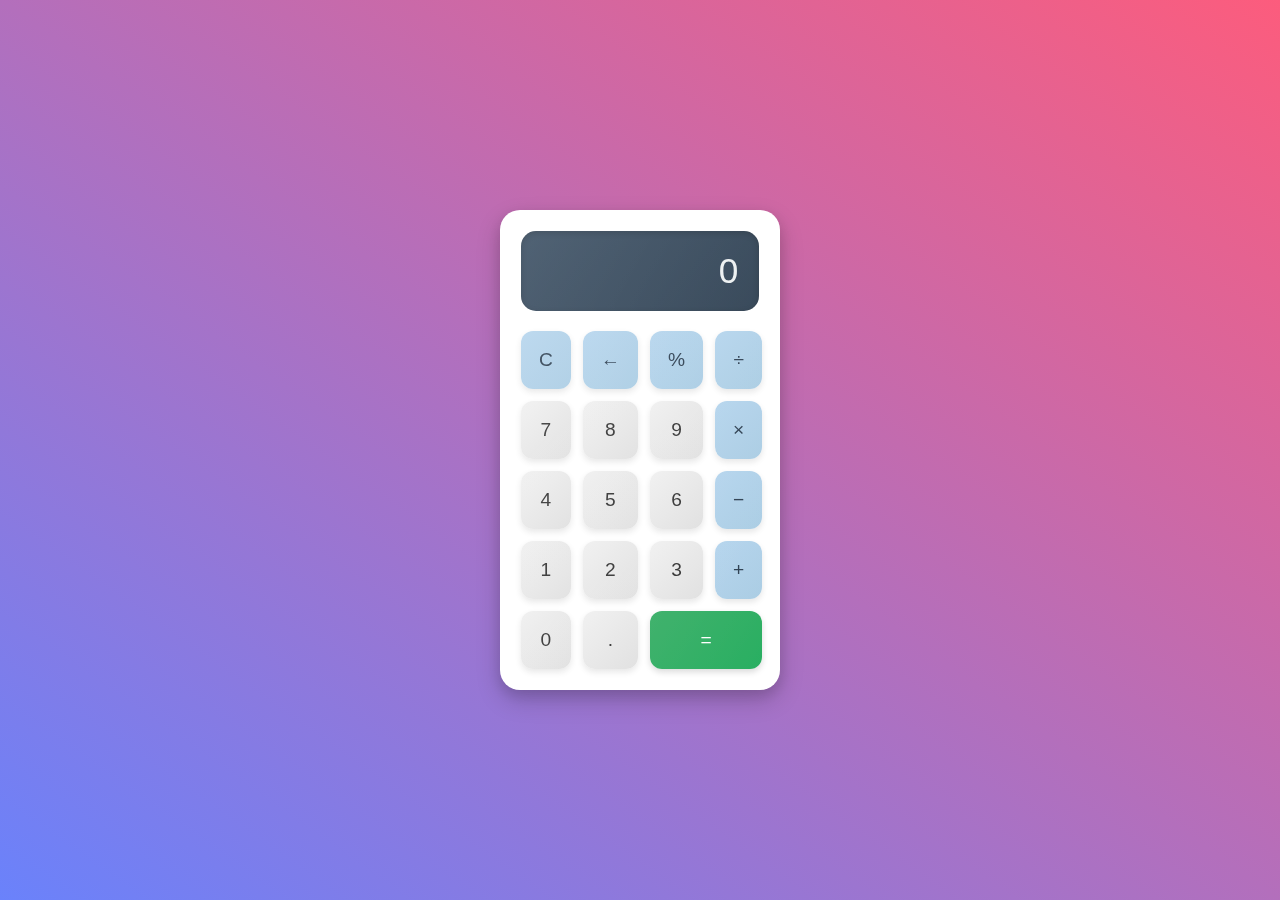
<file: index.html>
<!DOCTYPE html>
<html lang="en">
<head>
  <meta charset="UTF-8" />
  <meta name="viewport" content="width=device-width, initial-scale=1.0"/>
  <title>Calculator</title>
  <link rel="stylesheet" href="style.css"/>
</head>
<body>
  <div class="calculator">
    <div class="display" id="display">0</div>
    <div class="buttons">
      <button class="btn operator" data-value="C">C</button>
      <button class="btn operator" data-value="←">←</button>
      <button class="btn operator" data-value="%">%</button>
      <button class="btn operator" data-value="/">÷</button>

      <button class="btn" data-value="7">7</button>
      <button class="btn" data-value="8">8</button>
      <button class="btn" data-value="9">9</button>
      <button class="btn operator" data-value="*">×</button>

      <button class="btn" data-value="4">4</button>
      <button class="btn" data-value="5">5</button>
      <button class="btn" data-value="6">6</button>
      <button class="btn operator" data-value="-">−</button>

      <button class="btn" data-value="1">1</button>
      <button class="btn" data-value="2">2</button>
      <button class="btn" data-value="3">3</button>
      <button class="btn operator" data-value="+">+</button>

      <button class="btn" data-value="0">0</button>
      <button class="btn" data-value=".">.</button>
      <button class="btn equal" data-value="=">=</button>
    </div>
  </div>

  <script src="script.js"></script>
</body>
</html>
</file>
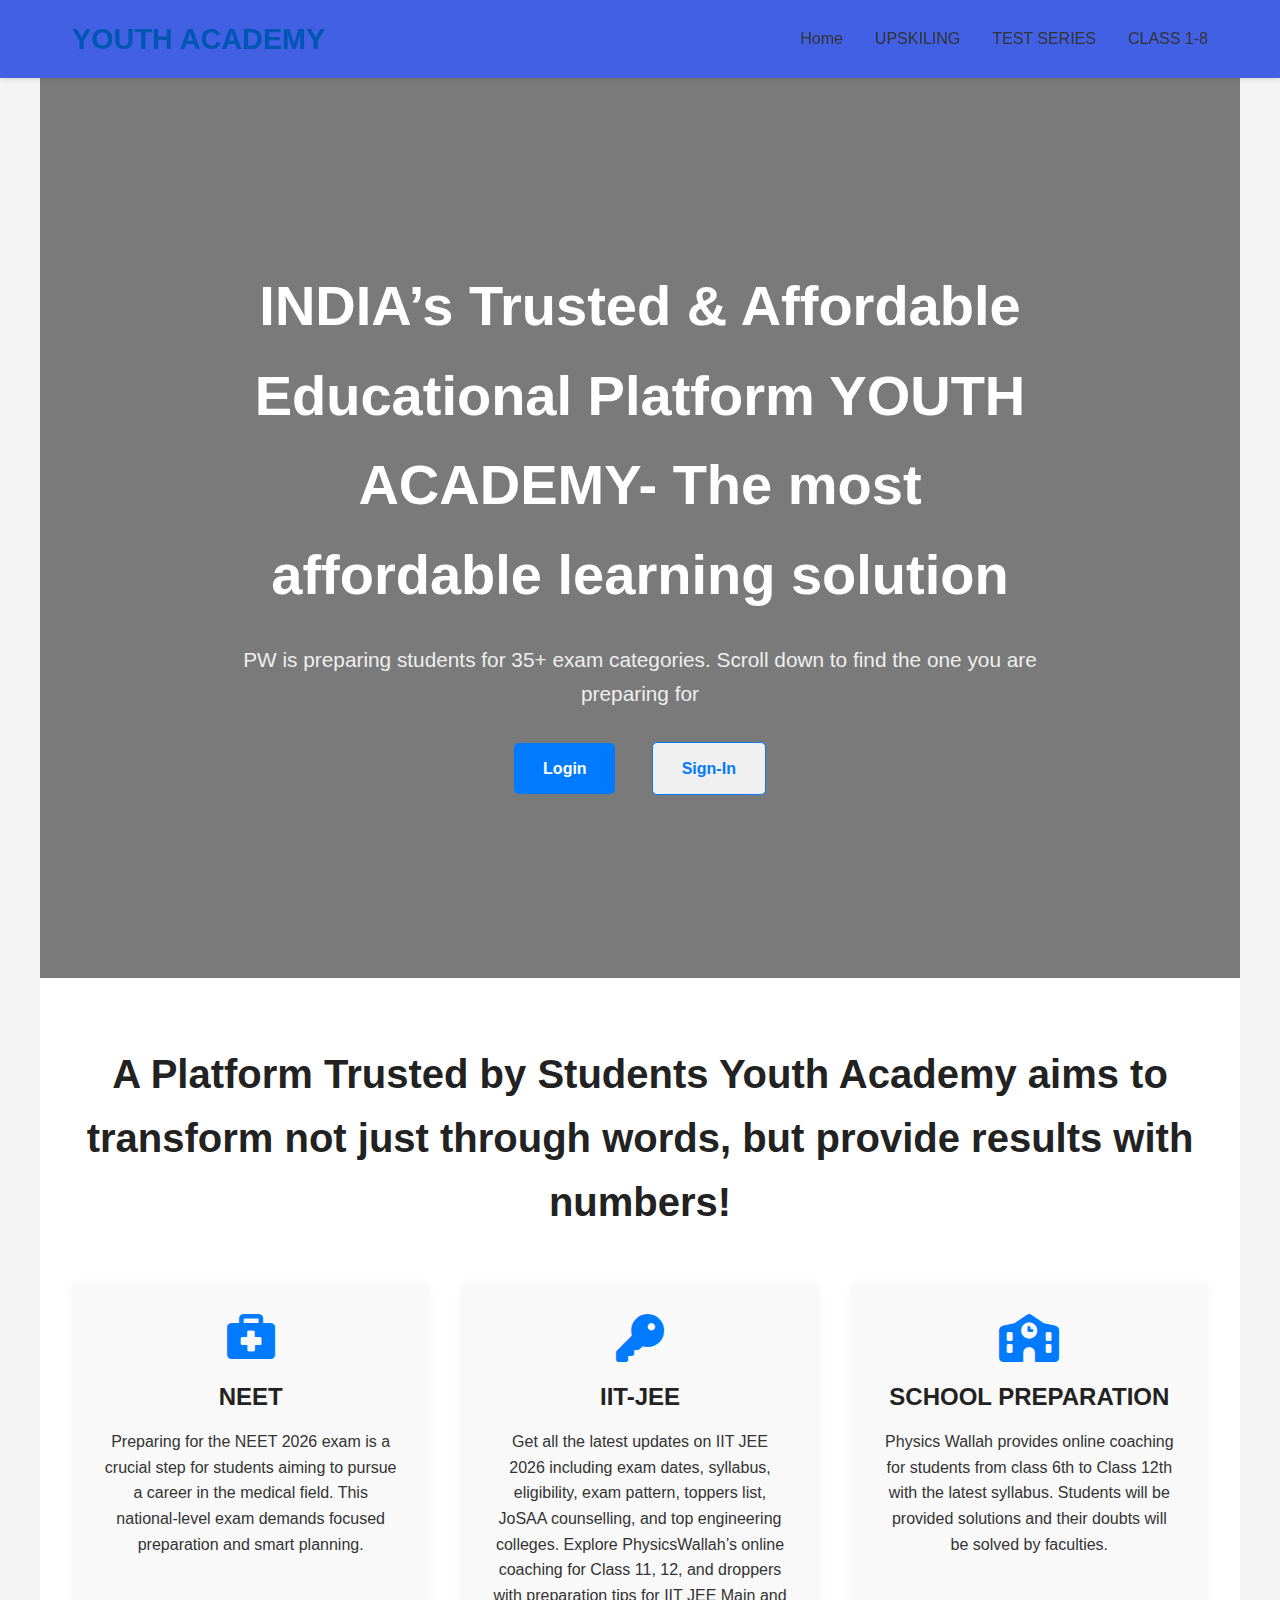
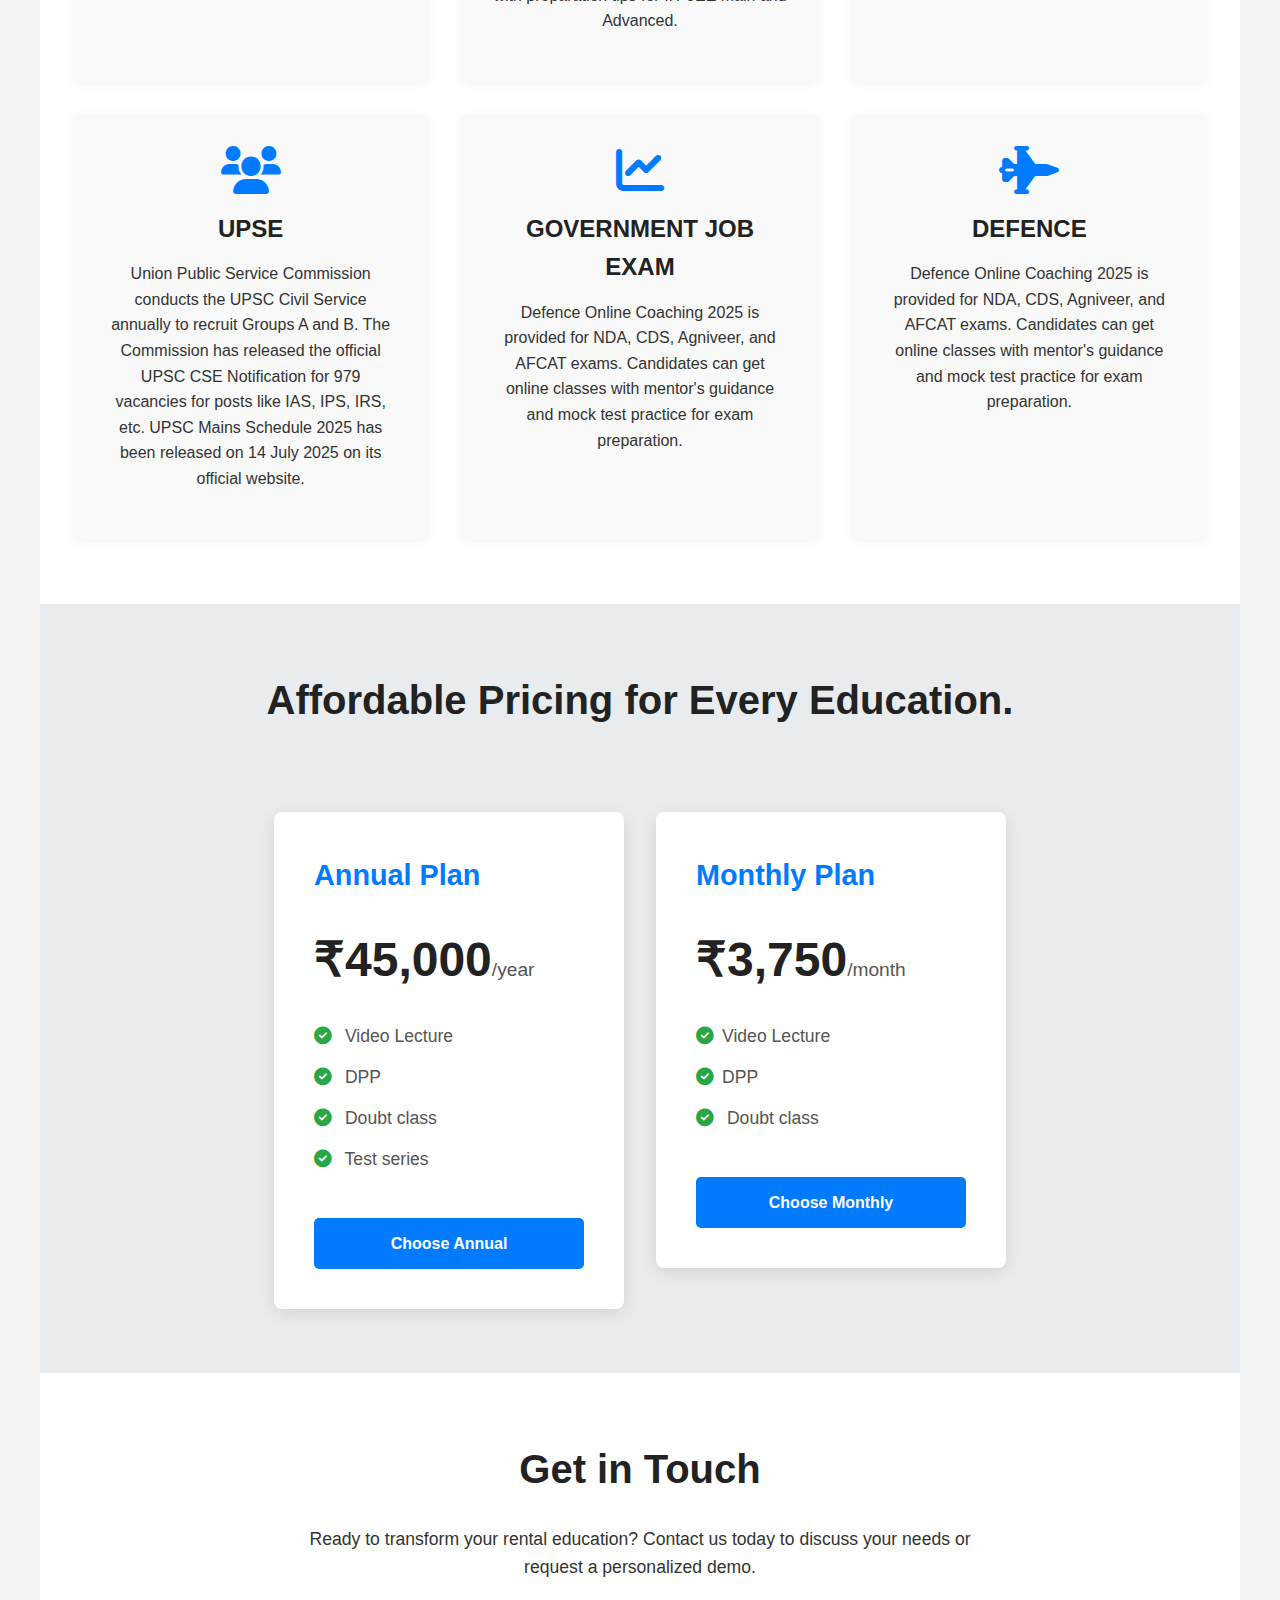
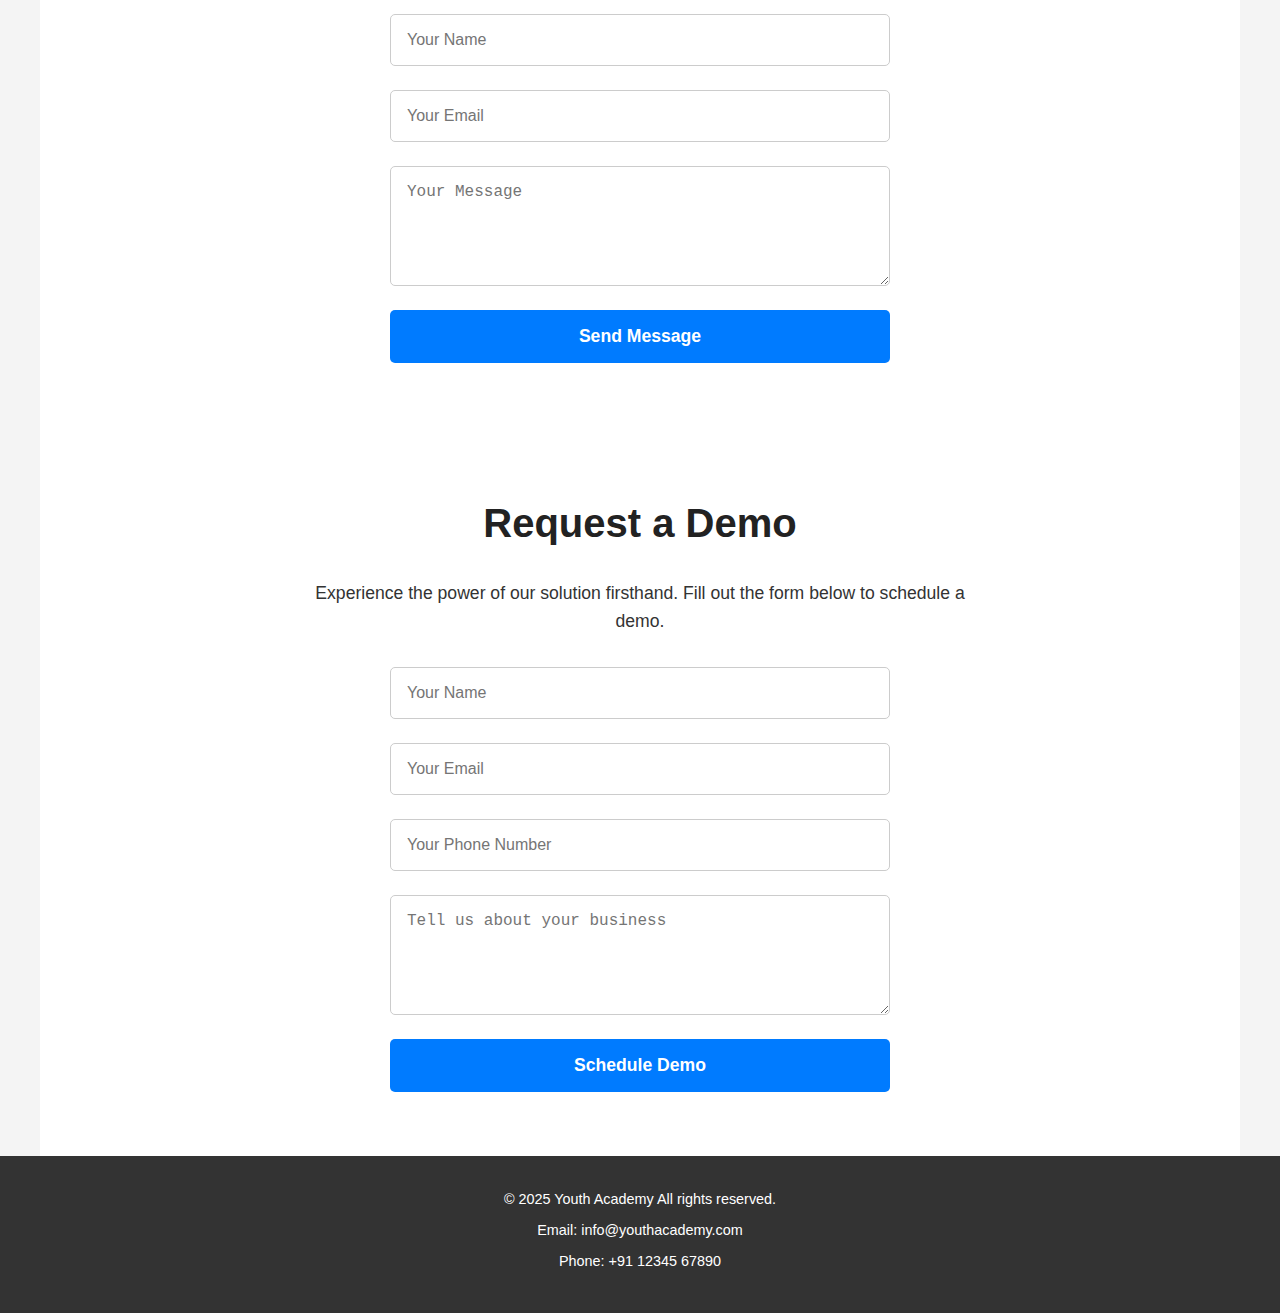
<file: Landing_Page/index.html>
<!DOCTYPE html>
<html lang="en">
<head>
    <meta charset="UTF-8">
    <meta name="viewport" content="width=device-width, initial-scale=1.0">
    <title>White-Label Self-Rent Vehicle Solution</title>
    <link rel="stylesheet" href="style.css">
    <link rel="stylesheet" href="https://cdnjs.cloudflare.com/ajax/libs/font-awesome/6.0.0-beta3/css/all.min.css">
</head>
<body>
    <header>
        <nav>
            <div class="logo">YOUTH ACADEMY</div>
            <ul>
                <li><a href="#hero">Home</a></li>
                <li><a href="#solution-highlight">UPSKILING</a></li>
                <li><a href="#pricing">TEST SERIES</a></li>
                <li><a href="#contacts">CLASS 1-8</a></li>
            </ul>
        </nav>
    </header>

    <main>
        <section id="hero" class="hero-section">
            <div class="hero-content">
                <h1>INDIA’s Trusted & Affordable Educational Platform
                     YOUTH ACADEMY- The most affordable learning solution</h1>
                <p>PW is preparing students for 35+ exam categories. Scroll down to find the one you are preparing for</p>
                <div class="cta-buttons">
                    <a href="#contact" class="btn primary">Login</a>
                    <a href="#request-demo" class="btn secondary">Sign-In</a>
                </div>
            </div>
        </section>

        <section id="solution-highlights" class="solution-highlights-section">
            <h2>A Platform Trusted by Students
Youth Academy aims to transform not just through words, but provide results with numbers!</h2>
            <div class="features-grid">
                <div class="feature-item">
                    <i class="fa-solid fa-briefcase-medical"></i>
                    <h3>NEET</h3>
                    <p>Preparing for the NEET 2026 exam is a crucial step for students aiming to pursue a career in the medical field. This national-level exam demands focused preparation and smart planning. </p>
                </div>
                <div class="feature-item">
                    <i class="fas fa-key"></i>
                    <h3>IIT-JEE</h3>
                    <p>Get all the latest updates on IIT JEE 2026 including exam dates, syllabus, eligibility, exam pattern, toppers list, JoSAA counselling, and top engineering colleges. Explore PhysicsWallah’s online coaching for Class 11, 12, and droppers with preparation tips for IIT JEE Main and Advanced.</p>
                </div>
                <div class="feature-item">
                    <i class="fa-solid fa-school"></i>
                    <h3>SCHOOL PREPARATION</h3>
                    <p>Physics Wallah provides online coaching for students from class 6th to Class 12th with the latest syllabus. Students will be provided solutions and their doubts will be solved by faculties.</p>
                </div>
                <div class="feature-item">
                    <i class="fa-solid fa-users"></i>
                    <h3>UPSE</h3>
                    <p>Union Public Service Commission conducts the UPSC Civil Service annually to recruit Groups A and B. The Commission has released the official UPSC CSE Notification for 979 vacancies for posts like IAS, IPS, IRS, etc. UPSC Mains Schedule 2025 has been released on 14 July 2025 on its official website. </p>
                </div>
                <div class="feature-item">
                    <i class="fas fa-chart-line"></i>
                    <h3>GOVERNMENT JOB EXAM</h3>
                    <p>Defence Online Coaching 2025 is provided for NDA, CDS, Agniveer, and AFCAT exams. Candidates can get online classes with mentor's guidance and mock test practice for exam preparation.</p>
                </div>
                <div class="feature-item">
                    <i class="fa-solid fa-jet-fighter"></i>
                    <h3>DEFENCE</h3>
                    <p>Defence Online Coaching 2025 is provided for NDA, CDS, Agniveer, and AFCAT exams. Candidates can get online classes with mentor's guidance and mock test practice for exam preparation.</p>
                </div>
            </div>
        </section>

        <section id="pricing" class="pricing-section">
            <h2>Affordable Pricing for Every Education.</h2>
            <div class="pricing-card">
                <h3>Annual Plan</h3>
                <p class="price">₹45,000<span>/year</span></p>
                <ul>
                    <li><i class="fas fa-check-circle"></i> Video Lecture</li>
                    <li><i class="fas fa-check-circle"></i> DPP</li>
                    <li><i class="fas fa-check-circle"></i> Doubt class</li>
                    <li><i class="fas fa-check-circle"></i> Test series</li>
                </ul>
                <a href="#contact" class="btn primary">Choose Annual</a>
            </div>
            <div class="pricing-card">
                <h3>Monthly Plan</h3>
                <p class="price">₹3,750<span>/month</span></p>
                <ul>
                    <li><i class="fas fa-check-circle"></i>Video Lecture</li>
                    <li><i class="fas fa-check-circle"></i>DPP</li>
                    <li><i class="fas fa-check-circle"></i> Doubt class</li>
                </ul>
                <a href="#contact" class="btn primary">Choose Monthly</a>
            </div>
        </section>

        <section id="contact" class="contact-section">
            <h2>Get in Touch</h2>
            <p>Ready to transform your rental education? Contact us today to discuss your needs or request a personalized demo.</p>
            <form class="contact-form">
                <input type="text" placeholder="Your Name" required>
                <input type="email" placeholder="Your Email" required>
                <textarea placeholder="Your Message"></textarea>
                <button type="submit" class="btn primary">Send Message</button>
            </form>
        </section>

        <section id="request-demo" class="request-demo-section">
            <h2>Request a Demo</h2>
            <p>Experience the power of our solution firsthand. Fill out the form below to schedule a demo.</p>
            <form class="demo-form">
                <input type="text" placeholder="Your Name" required>
                <input type="email" placeholder="Your Email" required>
                <input type="tel" placeholder="Your Phone Number">
                <textarea placeholder="Tell us about your business"></textarea>
                <button type="submit" class="btn primary">Schedule Demo</button>
            </form>
        </section>
    </main>

    <footer>
        <div class="footer-content">
            <p>&copy; 2025 Youth Academy All rights reserved.</p>
            <p>Email: info@youthacademy.com</p>
            <p>Phone: +91 12345 67890</p>
        </div>
    </footer>
</body>
</html>
</file>
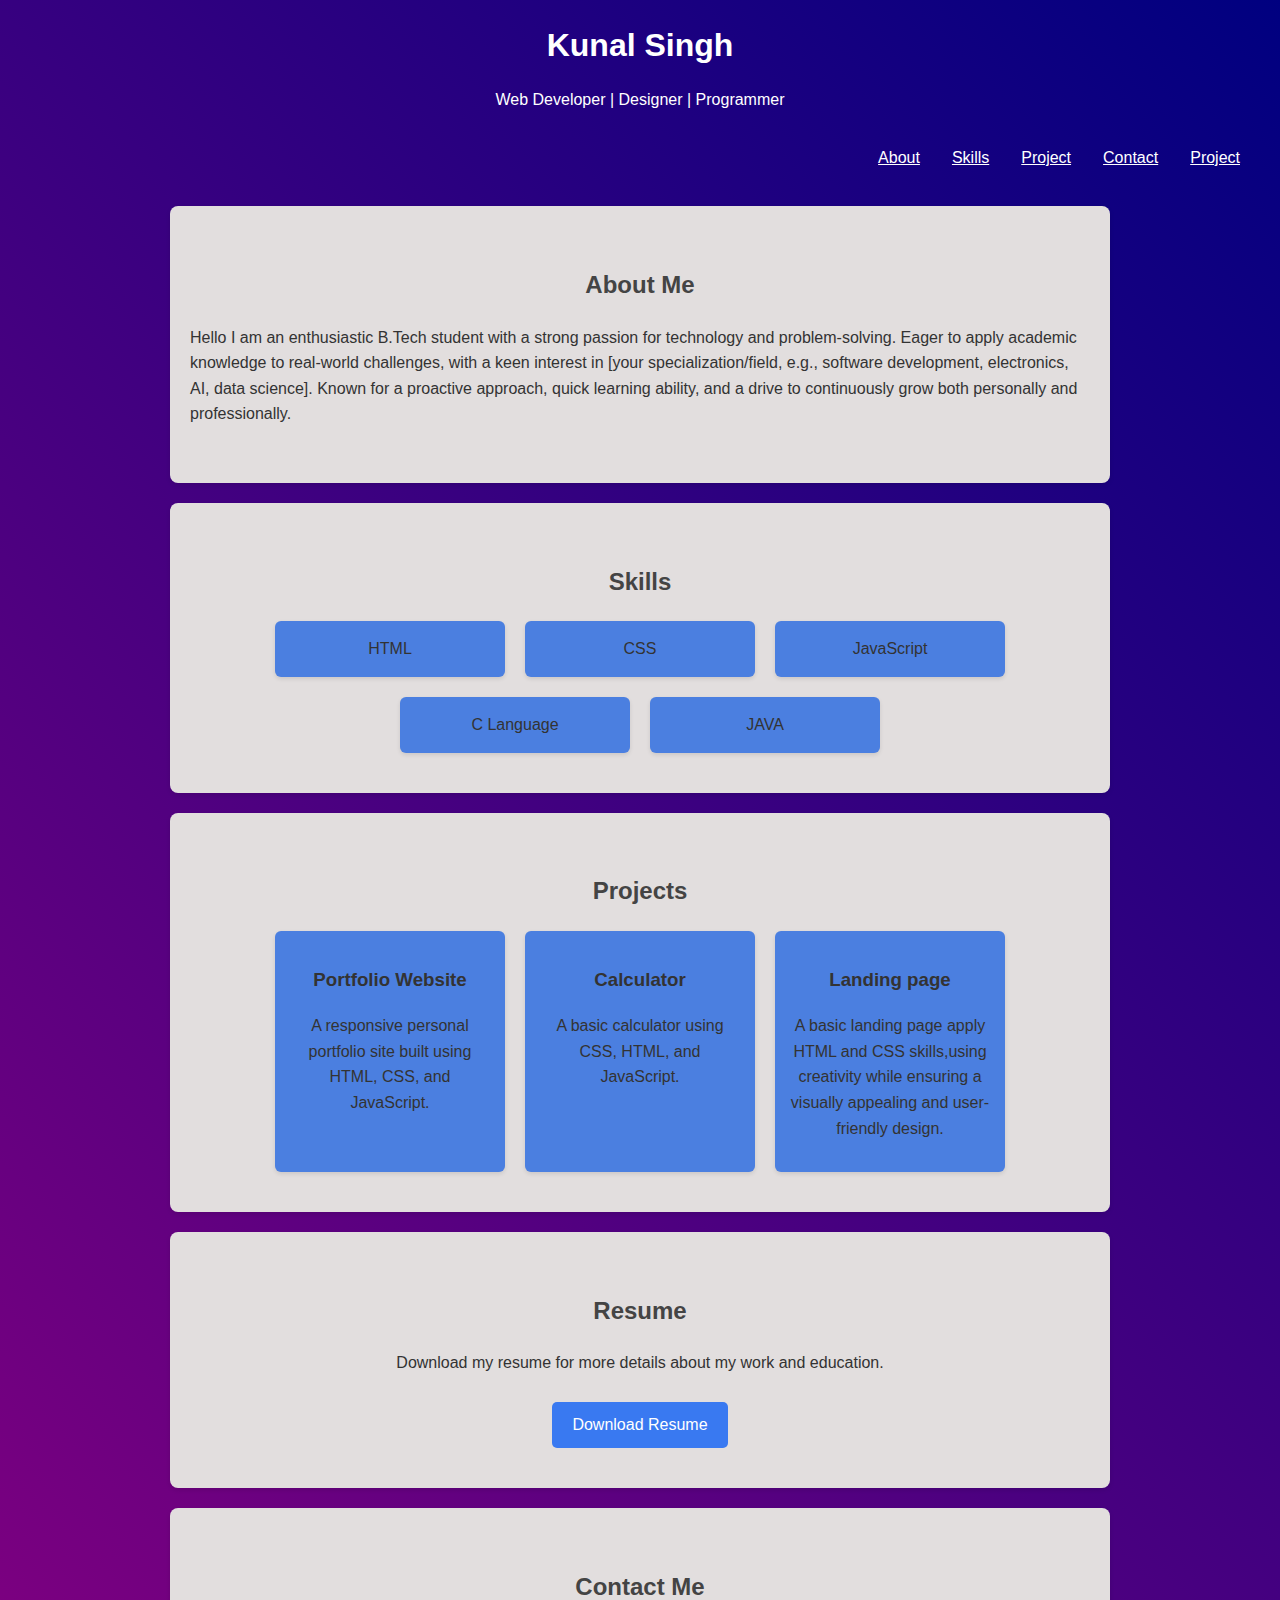
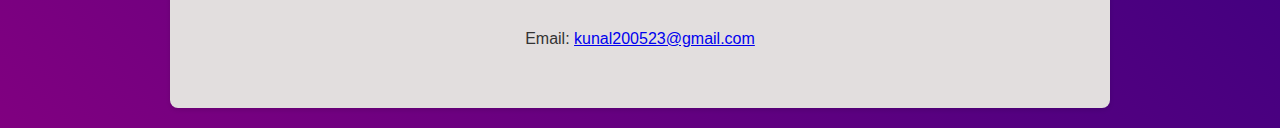
<file: myfolder/index.html>
<!DOCTYPE html>
<html lang="en">
<head>
  <meta charset="UTF-8">
  <meta name="viewport" content="width=device-width, initial-scale=1.0">
  <title>My Portfolio</title>
  <link rel="stylesheet" href="style.css">
</head>
<body>
  <header>
    <h1>Kunal Singh</h1>
    <p>Web Developer | Designer | Programmer</p>
    <nav>
        <div class="logo"></div>
            <ul>
                <li><a href="#">About</a></li>
                <li><a href="#">Skills</a></li>
                <li><a href="#">Project</a></li>
                <li><a href="#">Contact</a></li>
                <li><a href="#">Project</a></li>
            </ul>
    </nav>
  </header>
  <section id="about">
    <h2>About Me</h2>
    
    <p>Hello I am an enthusiastic B.Tech student with a strong passion for technology and problem-solving. Eager to apply academic knowledge to real-world challenges, with a keen interest in [your specialization/field, e.g., software development, electronics, AI, data science]. Known for a proactive approach, quick learning ability, and a drive to continuously grow both personally and professionally.</p>
  </section>
  <section id="skills">
    <h2>Skills</h2>
    <div class="skills-list">
        
      <div class="skills-list-1">HTML</div>
      <div class="skills-list-1">CSS</div>
      <div class="skills-list-1">JavaScript</div>
      <div class="skills-list-1">C Language</div>
      <div class="skills-list-1">JAVA</div>
      
    </div>
  </section>
  <section id="projects">
    <h2>Projects</h2>
    <div class="projects-list">
      <div class="projects-list-1">
        <h3>Portfolio Website</h3>
        <p>A responsive personal portfolio site built using HTML, CSS, and JavaScript.</p>
      </div>
      <div class="projects-list-1">
        <h3>Calculator</h3>
        <p>A basic calculator using CSS, HTML, and JavaScript.</p>
      </div>
      <div class="projects-list-1">
        <h3>Landing page</h3>
        <p>A basic landing page apply HTML and CSS skills,using creativity while ensuring a visually appealing and user-friendly design.</p>
      </div>
    </div>
  </section>
  <section id="resume">
    <h2>Resume</h2>
    <p>Download my resume for more details about my work and education.</p>
    <a href="resume.pdf" class="button" download>Download Resume</a>
  </section>
  <section id="contact">
    <h2>Contact Me</h2>
    <p>Email: <a href="#">kunal200523@gmail.com</a></p>
    
  </section>
</body>
</html>
</file>
<file: myfolder/style.css>
body {
      font-family: Arial, sans-serif;
      margin: 0; 
      padding: 0;
      line-height: 1.6;
      background: linear-gradient(45deg,#800080,#000080);
      color: #333;
}
header {    
      background: #333;
      color: #fff;
      padding: 20px 0;
      text-align: center;
      background: transparent;
      box-shadow: 0px 3px 15px rgbs(84,84,84,0.1);
}
header h1 {
      margin: 0;
}
nav {
    display: flex;
    justify-content: space-between;
    align-items: center;
    max-width: 1200px;
    margin: 0 auto;
    padding: 0 2rem;
}

.logo {
    font-weight: bold;
    font-size: 1.8rem;
    color: #0056b3;
}

nav ul {
    list-style: none;
    display: flex;
}

nav ul li {
    margin-left: 2rem;
}

nav ul li a {
    color: white;
    font-weight: 500;
    transition: color 0.3s ease;
}

nav ul li a:hover {
    color: #007bff;
}
section {
      padding: 40px 20px;
      max-width: 900px;
      margin: auto;
      background: #e2dede;
      margin-bottom: 20px;
      border-radius: 8px;
      box-shadow: 0 2px 5px rgba(0,0,0,0.1);
    }
section h2 {
      text-align: center;
      margin-bottom: 20px;
      color: #444;
    }
#about img {
      display: block;
      margin: 0 auto 20px;
      width: 150px;
      height: 150px;
      border-radius: 50%;
      object-fit: cover;
    }
.skills-list-1{
    background-color: blue;
}
.skills-list, .projects-list {
      display: flex;
      flex-wrap: wrap;
      justify-content: center;
      gap: 20px;
    }
.skills-list div{
      background: #4b7fe0;
      padding: 15px;
      border-radius: 6px;
      width: 200px;
      text-align: center;
      box-shadow: 0 2px 4px rgba(0,0,0,0.1);
    }
.projects-list div{
    background: #4b7fe0;
      padding: 15px;
      border-radius: 6px;
      width: 200px;
      text-align: center;
      box-shadow: 0 2px 4px rgba(0,0,0,0.1);
}
.projects-list-1:hover{
    background-color: rgb(25, 25, 243);

}
#resume{
    
    text-align: center;
}
footer {
      text-align: center;
      background: #333;
      color: #fff;
      padding: 15px;
    }
a.button {
      display: inline-block;
      padding: 10px 20px;
      background: #3979f1;
      color: #fff;
      text-decoration: none;
      border-radius: 5px;
      margin-top: 10px;
    }
a.button:hover {
      background: #4e28f7;
    }
#contact{
    text-align: center ;
}
</file>
<file: style.css>
/* Universal Box-Sizing and Font Reset */
* {
  box-sizing: border-box;
  margin: 0;
  padding: 0;
  font-family: "Poppins", sans-serif; /* Changed font for a modern feel */
}

/* Body Styling for Centering and Background */
body {
  background: linear-gradient(to right top, #6a82fb, #fc5c7d); /* Subtle gradient background */
  display: flex;
  align-items: center;
  justify-content: center;
  min-height: 100vh; /* Use min-height for better responsiveness */
  margin: 0; /* Ensure no default body margin */
}

/* Calculator Container - Professional Touch */
.calculator {
  background: #ffffff;
  border-radius: 20px; /* Slightly larger border-radius for softer edges */
  box-shadow: 0 10px 25px rgba(0, 0, 0, 0.18), 0 5px 15px rgba(0, 0, 0, 0.12); /* Slightly stronger shadow for smaller size */
  width: 280px; /* Reduced width */
  padding: 20px; /* Adjusted padding for smaller size */
  border: 1px solid rgba(255, 255, 255, 0.6); /* Slightly more visible border for definition */
  backdrop-filter: blur(5px); /* Adds a subtle frosted glass effect */
  -webkit-backdrop-filter: blur(5px); /* For Safari compatibility */
  position: relative; /* Needed for pseudo-elements */
  overflow: hidden; /* Ensures inner elements don't spill */
}

/* Optional: Add a subtle inner glow/gradient for more depth and shine */
.calculator::before {
  content: '';
  position: absolute;
  top: 0;
  left: 0;
  right: 0;
  bottom: 0;
  background: linear-gradient(to bottom right, rgba(255, 255, 255, 0.15), rgba(255, 255, 255, 0)); /* More pronounced highlight */
  border-radius: 20px;
  pointer-events: none; /* Allows clicks to pass through */
}

/* Display Screen - Sleek and Readable */
.display {
  background: linear-gradient(135deg, #34495e, #2c3e50); /* Subtle gradient for a bit of shine */
  color: #ecf0f1; /* Lighter text for contrast */
  font-size: 2.2rem; /* Adjusted font size for smaller display */
  padding: 20px; /* Adjusted padding */
  border-radius: 15px; /* Softer border-radius */
  text-align: right;
  overflow-x: auto;
  margin-bottom: 20px; /* Space between display and buttons */
  box-shadow: inset 0 2px 6px rgba(0, 0, 0, 0.2); /* Adjusted inner shadow */
  font-weight: 300; /* Lighter font weight for a modern look */
  letter-spacing: 0.8px; /* Subtle letter spacing */
}

/* Buttons Grid Layout */
.buttons {
  display: grid;
  grid-template-columns: repeat(4, 1fr);
  gap: 12px; /* Slightly increased gap */
}

/* Individual Button Styles */
.btn {
  padding: 18px; /* Adjusted padding */
  font-size: 1.2rem; /* Slightly larger font */
  border: none;
  border-radius: 12px; /* Softer border-radius */
  background: linear-gradient(135deg, #f0f0f0, #e0e0e0); /* Subtle gradient for button shine */
  color: #333333; /* Darker text for better readability */
  cursor: pointer;
  transition: all 0.2s ease; /* Smoother transition */
  box-shadow: 0 3px 6px rgba(0, 0, 0, 0.1); /* Subtle button shadow */
}

.btn:hover {
  background: linear-gradient(135deg, #e8e8e8, #d5d5d5);
  transform: translateY(-1px); /* Lift effect on hover */
  box-shadow: 0 5px 10px rgba(0, 0, 0, 0.15); /* Enhanced shadow on hover */
}

.btn:active {
  transform: translateY(0); /* Press effect */
  box-shadow: 0 1px 2px rgba(0, 0, 0, 0.1); /* Reduced shadow on active */
}

/* Operator Buttons */
.operator {
  background: linear-gradient(135deg, #b4d4ed, #a9cce3); /* Softer blue for operators */
  color: #2c3e50; /* Darker text for operators */
  box-shadow: 0 3px 6px rgba(0, 0, 0, 0.1);
}

.operator:hover {
  background: linear-gradient(135deg, #a3c3de, #95b8d1);
  transform: translateY(-1px);
  box-shadow: 0 5px 10px rgba(0, 0, 0, 0.15);
}

.operator:active {
  transform: translateY(0);
  box-shadow: 0 1px 2px rgba(0, 0, 0, 0.1);
}

/* Equal Button */
.equal {
  grid-column: span 2;
  background: linear-gradient(135deg, #38ae66, #27ae60); /* Professional green for equal */
  color: #ffffff;
  box-shadow: 0 3px 6px rgba(0, 0, 0, 0.15); /* Slightly stronger shadow */
}

.equal:hover {
  background: linear-gradient(135deg, #319d5a, #229954); /* Darker green on hover */
  transform: translateY(-1px);
  box-shadow: 0 5px 10px rgba(0, 0, 0, 0.2);
}

.equal:active {
  transform: translateY(0);
  box-shadow: 0 1px 2px rgba(0, 0, 0, 0.1);
}
</file>
<file: Landing_Page/style.css>
/* Basic Reset & Typography */
* {
    margin: 0;
    padding: 0;
    box-sizing: border-box;
}

body {
    font-family: 'Segoe UI', Tahoma, Geneva, Verdana, sans-serif;
    line-height: 1.6;
    color: #333;
    background-color: #f4f4f4;
}

h1, h2, h3 {
    color: #222;
    margin-bottom: 1rem;
}

p {
    margin-bottom: 1rem;
}

a {
    text-decoration: none;
    color: #007bff;
}

/* Header & Navigation */
header {
    background: #4260e4;
    padding: 1rem 0;
    box-shadow: 0 2px 5px rgba(0,0,0,0.1);
    position: sticky;
    top: 0;
    z-index: 1000;
}

nav {
    display: flex;
    justify-content: space-between;
    align-items: center;
    max-width: 1200px;
    margin: 0 auto;
    padding: 0 2rem;
}

.logo {
    font-weight: bold;
    font-size: 1.8rem;
    color: #0056b3;
}

nav ul {
    list-style: none;
    display: flex;
}

nav ul li {
    margin-left: 2rem;
}

nav ul li a {
    color: #333;
    font-weight: 500;
    transition: color 0.3s ease;
}

nav ul li a:hover {
    color: #007bff;
}

/* Buttons */
.btn {
    display: inline-block;
    padding: 0.8rem 1.8rem;
    border-radius: 5px;
    font-weight: bold;
    text-align: center;
    transition: background-color 0.3s ease, color 0.3s ease;
}

.btn.primary {
    background-color: #007bff;
    color: #fff;
    border: none;
    text-align: center;
}

.btn.primary:hover {
    background-color: #0056b3;
}

.btn.secondary {
    background-color: #f0f0f0;
    color: #007bff;
    border: 1px solid #007bff;
}

.btn.secondary:hover {
    background-color: #e2e6ea;
}

/* Sections Styling */
section {
    padding: 4rem 2rem;
    text-align: center;
    max-width: 1200px;
    margin: 0 auto;
}

/* Hero Section */
.hero-section {
    background: url('') no-repeat center center/cover; /* Replace with your actual hero image */
    color: #fff;
    height: 100vh;
    display: flex;
    justify-content: center;
    align-items: center;
    text-align: center;
    position: relative;
}

.hero-section::before {
    content: '';
    position: absolute;
    top: 0;
    left: 0;
    width: 100%;
    height: 100%;
    background-color: rgba(0, 0, 0, 0.5); /* Overlay for readability */
}

.hero-content {
    position: relative;
    z-index: 1;
    max-width: 800px;
}

.hero-content h1 {
    font-size: 3.5rem;
    margin-bottom: 1.5rem;
    color: #fff;
}

.hero-content p {
    font-size: 1.3rem;
    margin-bottom: 2rem;
    color: #eee;
}

.hero-content .cta-buttons .btn {
    margin: 0 1rem;
}

/* Solution Highlights */
.solution-highlights-section {
    background-color: #fff;
}

.solution-highlights-section h2 {
    font-size: 2.5rem;
    margin-bottom: 3rem;
}

.features-grid {
    display: grid;
    grid-template-columns: repeat(auto-fit, minmax(300px, 1fr));
    gap: 2rem;
    margin-top: 3rem;
}

.feature-item {
    background-color: #f9f9f9;
    padding: 2rem;
    border-radius: 8px;
    box-shadow: 0 2px 10px rgba(0,0,0,0.05);
    transition: transform 0.3s ease;
}

.feature-item:hover {
    transform: translateY(-5px);
}

.feature-item i {
    font-size: 3rem;
    color: #007bff;
    margin-bottom: 1rem;
}

.feature-item h3 {
    font-size: 1.5rem;
    margin-bottom: 0.8rem;
}

/* Pricing Section */
.pricing-section {
    background-color: #e9ecef;
    display: flex;
    flex-wrap: wrap; /* Allow cards to wrap on smaller screens */
    justify-content: center;
    align-items: flex-start; /* Align cards at the top */
    gap: 2rem;
}

.pricing-section h2 {
    width: 100%; /* Make heading span full width */
    font-size: 2.5rem;
    margin-bottom: 3rem;
}

.pricing-card {
    background-color: #fff;
    padding: 2.5rem;
    border-radius: 8px;
    box-shadow: 0 4px 15px rgba(0,0,0,0.1);
    width: 350px;
    text-align: left;
    display: flex;
    flex-direction: column;
    justify-content: space-between;
}

.pricing-card h3 {
    font-size: 1.8rem;
    margin-bottom: 1.5rem;
    color: #007bff;
}

.pricing-card .price {
    font-size: 3rem;
    font-weight: bold;
    margin-bottom: 1.5rem;
    color: #222;
}

.pricing-card .price span {
    font-size: 1.2rem;
    font-weight: normal;
    color: #555;
}

.pricing-card ul {
    list-style: none;
    margin-bottom: 2rem;
}

.pricing-card ul li {
    margin-bottom: 0.8rem;
    font-size: 1.1rem;
    color: #555;
}

.pricing-card ul li i {
    color: #28a745;
    margin-right: 0.5rem;
}

.pricing-card .btn {
    width: 100%;
}

/* Contact & Request Demo Sections */
.contact-section, .request-demo-section {
    background-color: #fff;
    padding: 4rem 2rem;
}

.contact-section h2, .request-demo-section h2 {
    font-size: 2.5rem;
    margin-bottom: 1.5rem;
}

.contact-section p, .request-demo-section p {
    font-size: 1.1rem;
    margin-bottom: 2rem;
    max-width: 700px;
    margin-left: auto;
    margin-right: auto;
}

.contact-form, .demo-form {
    display: flex;
    flex-direction: column;
    max-width: 500px;
    margin: 0 auto;
    gap: 1.5rem;
}

.contact-form input, .demo-form input, .contact-form textarea, .demo-form textarea {
    padding: 1rem;
    border: 1px solid #ccc;
    border-radius: 5px;
    font-size: 1rem;
}

.contact-form textarea, .demo-form textarea {
    resize: vertical;
    min-height: 120px;
}

.contact-form button, .demo-form button {
    padding: 1rem 2rem;
    font-size: 1.1rem;
    cursor: pointer;
}

/* Footer */
footer {
    background-color: #333;
    color: #fff;
    padding: 2rem 0;
    text-align: center;
    font-size: 0.9rem;
}

.footer-content {
    max-width: 1200px;
    margin: 0 auto;
    padding: 0 2rem;
}

.footer-content p {
    margin-bottom: 0.5rem;
}

/* Responsive Design */
@media (max-width: 768px) {
    nav {
        flex-direction: column;
        align-items: flex-start;
    }

    nav ul {
        margin-top: 1rem;
        flex-direction: column;
        width: 100%;
        text-align: center;
    }

    nav ul li {
        margin: 0.5rem 0;
    }

    .hero-content h1 {
        font-size: 2.5rem;
    }

    .hero-content p {
        font-size: 1rem;
    }

    .hero-content .cta-buttons {
        display: flex;
        flex-direction: column;
        gap: 1rem;
    }

    .hero-content .cta-buttons .btn {
        margin: 0;
    }

    .features-grid {
        grid-template-columns: 1fr;
    }

    .pricing-section {
        flex-direction: column;
        align-items: center;
    }

    .pricing-card {
        width: 90%;
        max-width: 400px;
    }

    section {
        padding: 3rem 1rem;
    }

    .contact-form, .demo-form {
        max-width: 100%;
    }
}

@media (max-width: 480px) {
    .logo {
        font-size: 1.5rem;
    }

    
}
</file>
